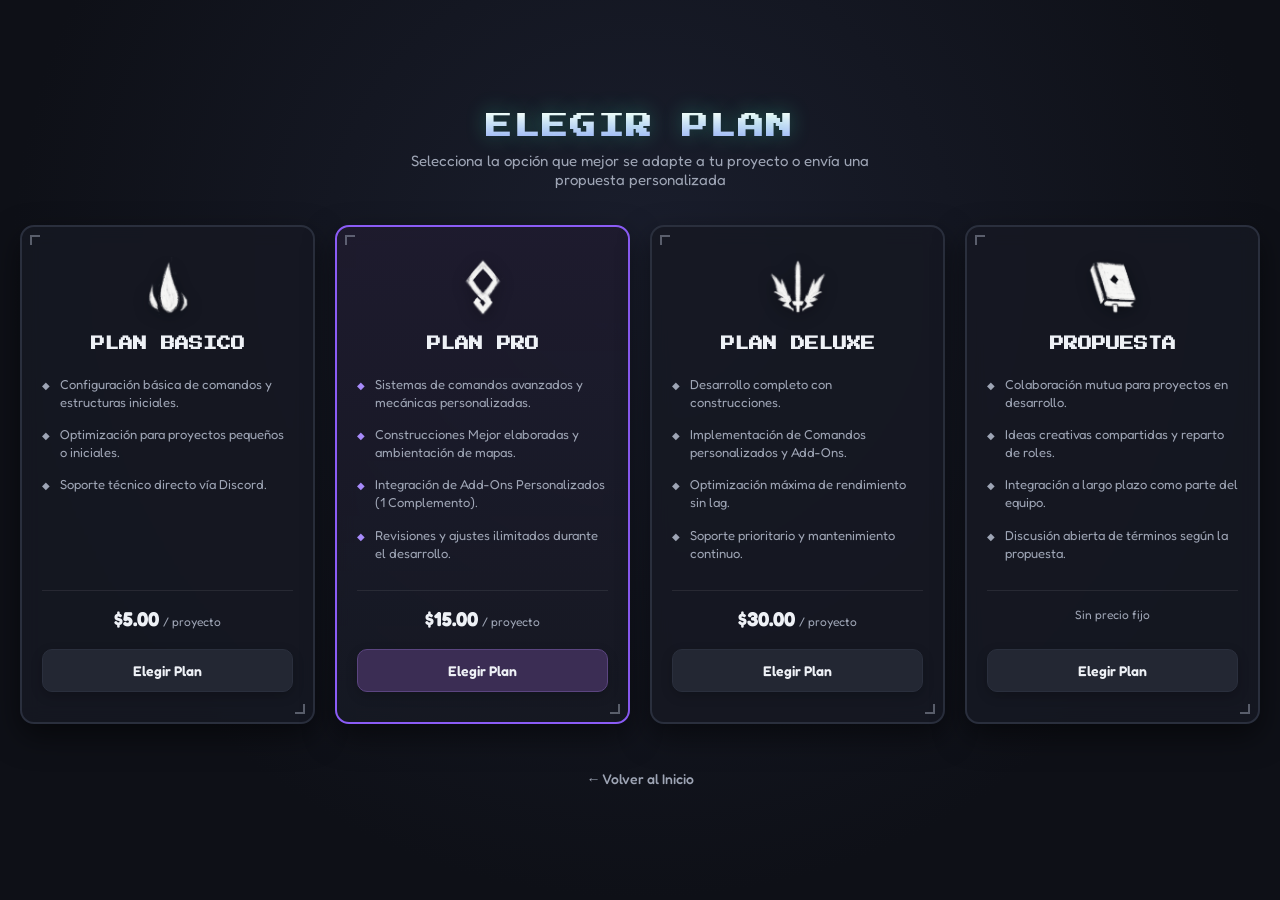
<file: mc/planes.html>
<!DOCTYPE html>
<html lang="es">
<head>
<meta charset="UTF-8">
<meta name="viewport" content="width=device-width, initial-scale=1.0">
<title>Elegir Plan - Minecraft</title>
<link rel="icon" type="image/png" href="../img/logo.png">
<link rel="preconnect" href="https://fonts.googleapis.com">
<link rel="preconnect" href="https://fonts.gstatic.com" crossorigin>
<link href="https://fonts.googleapis.com/css2?family=Fredoka:wght@400;500;600;700&family=Press+Start+2P&display=swap" rel="stylesheet">
<style>
*{
margin:0;
padding:0;
box-sizing:border-box;
}

:root{
--bg:#0e1017;
--card-bg:rgba(22, 25, 35, 0.88);
--card-border:#2a2f3d;
--card-border-active:#8b5cf6;
--text:#eef1f6;
--text-dim:#9ea5b5;
--accent:#37e6b3;
--btn-bg:#232733;
}

body{
background-color:var(--bg);
background-image:radial-gradient(circle at 50% 30%, #1a1e2d 0%, #0e1017 70%);
color:var(--text);
font-family:'Fredoka',sans-serif;
min-height:100vh;
display:flex;
flex-direction:column;
align-items:center;
justify-content:center;
padding:50px 20px;
}

.container{
width:100%;
max-width:1240px;
display:flex;
flex-direction:column;
align-items:center;
gap:36px;
}

.header-title-box{
text-align:center;
position:relative;
display:flex;
flex-direction:column;
align-items:center;
gap:12px;
}

.header-title-box h1{
font-family:'Press Start 2P', cursive;
font-size:26px;
color:var(--text);
text-transform:uppercase;
letter-spacing:2px;
text-shadow:0 0 20px rgba(55,230,179,0.3);
background:linear-gradient(180deg, #ffffff 0%, #a5b4fc 100%);
-webkit-background-clip:text;
-webkit-text-fill-color:transparent;
}

.header-title-box p{
color:var(--text-dim);
font-size:15px;
max-width:500px;
}

.cards-grid{
display:grid;
grid-template-columns:repeat(4, 1fr);
gap:20px;
width:100%;
}

.card{
background:var(--card-bg);
border:2px solid var(--card-border);
border-radius:14px;
padding:30px 20px;
display:flex;
flex-direction:column;
align-items:center;
position:relative;
box-shadow:0 12px 30px rgba(0,0,0,0.5);
backdrop-filter:blur(10px);
transition:transform 0.3s ease, border-color 0.3s ease, box-shadow 0.3s ease;
}

.card::before, .card::after{
content:'';
position:absolute;
width:8px;
height:8px;
border:2px solid var(--text-dim);
opacity:0.5;
}

.card::before{
top:8px;
left:8px;
border-right:none;
border-bottom:none;
}

.card::after{
bottom:8px;
right:8px;
border-left:none;
border-top:none;
}

.card:hover{
transform:translateY(-6px);
border-color:var(--accent);
box-shadow:0 18px 36px rgba(55,230,179,0.15);
}

.card.highlight{
border-color:var(--card-border-active);
background:linear-gradient(180deg, rgba(30, 27, 46, 0.95) 0%, rgba(22, 25, 35, 0.88) 100%);
}

.card.highlight:hover{
border-color:#a78bfa;
box-shadow:0 18px 36px rgba(139,92,246,0.25);
}

.card-icon{
width:60px;
height:60px;
object-fit:contain;
margin-bottom:18px;
filter:drop-shadow(0 4px 8px rgba(0,0,0,0.4));
}

.card-title{
font-family:'Press Start 2P', cursive;
font-size:14px;
color:var(--text);
margin-bottom:20px;
text-transform:uppercase;
text-align:center;
line-height:1.4;
}

.features-list{
list-style:none;
width:100%;
display:flex;
flex-direction:column;
gap:14px;
margin-bottom:28px;
flex-grow:1;
}

.features-list li{
display:flex;
align-items:flex-start;
gap:10px;
font-size:13px;
color:var(--text-dim);
line-height:1.4;
}

.features-list li::before{
content:'◆';
color:var(--text-dim);
font-size:10px;
margin-top:3px;
flex-shrink:0;
}

.card:hover .features-list li::before{
color:var(--accent);
}

.card.highlight .features-list li::before{
color:#a78bfa;
}

.card-footer{
width:100%;
display:flex;
flex-direction:column;
align-items:center;
gap:14px;
margin-top:auto;
padding-top:16px;
border-top:1px solid rgba(255,255,255,0.08);
}

.price-tag{
font-size:20px;
font-weight:700;
color:var(--text);
display:flex;
align-items:baseline;
gap:4px;
min-height:28px;
}

.price-tag span{
font-size:12px;
color:var(--text-dim);
font-weight:400;
}

.select-btn{
width:100%;
padding:12px;
background:var(--btn-bg);
border:1px solid var(--card-border);
border-radius:10px;
color:var(--text);
font-family:'Fredoka',sans-serif;
font-size:14px;
font-weight:600;
cursor:pointer;
text-align:center;
transition:background-color 0.2s ease, border-color 0.2s ease, transform 0.2s ease, color 0.2s ease;
box-shadow:0 4px 12px rgba(0,0,0,0.2);
}

.select-btn:hover{
background:var(--accent);
color:#0c0e13;
border-color:var(--accent);
transform:translateY(-2px);
box-shadow:0 6px 16px rgba(55,230,179,0.3);
}

.card.highlight .select-btn{
background:#3b2d54;
border-color:#5b4580;
}

.card.highlight .select-btn:hover{
background:#8b5cf6;
color:#ffffff;
border-color:#8b5cf6;
box-shadow:0 6px 16px rgba(139,92,246,0.4);
}

.back-btn{
margin-top:10px;
display:inline-flex;
align-items:center;
gap:8px;
color:var(--text-dim);
text-decoration:none;
font-size:14px;
font-weight:500;
transition:color 0.2s ease;
}

.back-btn:hover{
color:var(--text);
}

.modal-overlay{
position:fixed;
top:0;
left:0;
width:100%;
height:100%;
background:rgba(8, 10, 15, 0.85);
backdrop-filter:blur(8px);
display:flex;
align-items:center;
justify-content:center;
z-index:1000;
opacity:0;
pointer-events:none;
transition:opacity 0.3s ease;
padding:20px;
}

.modal-overlay.active{
opacity:1;
pointer-events:all;
}

.modal-card{
background:#161922;
border:2px solid var(--card-border);
border-radius:18px;
width:100%;
max-width:460px;
padding:32px;
display:flex;
flex-direction:column;
gap:20px;
box-shadow:0 20px 50px rgba(0,0,0,0.7);
transform:scale(0.95);
transition:transform 0.3s ease;
position:relative;
}

.modal-overlay.active .modal-card{
transform:scale(1);
}

.modal-header{
display:flex;
justify-content:space-between;
align-items:center;
}

.modal-header h2{
font-size:20px;
font-weight:700;
color:var(--text);
}

.close-btn{
background:none;
border:none;
color:var(--text-dim);
font-size:22px;
cursor:pointer;
transition:color 0.2s ease;
}

.close-btn:hover{
color:var(--text);
}

.plan-info-badge{
background:var(--bg);
border:1px solid var(--card-border);
border-radius:10px;
padding:12px 16px;
display:flex;
justify-content:space-between;
align-items:center;
}

.plan-info-badge .name{
font-weight:600;
color:var(--accent);
}

.plan-info-badge .price{
font-size:14px;
color:var(--text-dim);
}

.modal-form{
display:flex;
flex-direction:column;
gap:14px;
}

.modal-form label{
font-size:13px;
color:var(--text-dim);
font-weight:500;
}

.modal-form input,
.modal-form textarea{
width:100%;
background:var(--bg);
border:1px solid var(--card-border);
border-radius:10px;
padding:12px 14px;
color:var(--text);
font-family:'Fredoka',sans-serif;
font-size:14px;
outline:none;
transition:border-color 0.3s ease;
}

.modal-form input:focus,
.modal-form textarea:focus{
border-color:var(--accent);
}

.modal-form textarea{
resize:vertical;
min-height:100px;
}

.send-btn{
padding:12px;
background:var(--accent);
color:#0c0e13;
font-family:'Fredoka',sans-serif;
font-weight:600;
font-size:14px;
border:none;
border-radius:10px;
cursor:pointer;
transition:transform 0.2s ease, background-color 0.2s ease;
box-shadow:0 6px 16px rgba(55,230,179,0.25);
margin-top:6px;
}

.send-btn:hover{
transform:translateY(-2px);
background:#45f0bd;
}

.send-btn:disabled{
opacity:0.6;
cursor:not-allowed;
transform:none;
}

.error-text{
font-size:13px;
color:#f87171;
display:none;
}

.error-text.active{
display:block;
}

.success-box{
display:flex;
flex-direction:column;
align-items:center;
text-align:center;
gap:16px;
padding:10px 0;
}

.success-icon-wrap{
width:60px;
height:60px;
border-radius:50%;
background:rgba(55,230,179,0.15);
border:2px solid var(--accent);
display:flex;
align-items:center;
justify-content:center;
color:var(--accent);
}

.success-box h3{
font-size:20px;
color:var(--text);
}

.success-box p{
font-size:14px;
color:var(--text-dim);
line-height:1.5;
}

@media (max-width:1100px){
.cards-grid{
grid-template-columns:repeat(2, 1fr);
max-width:700px;
}
}

@media (max-width:640px){
.cards-grid{
grid-template-columns:1fr;
max-width:400px;
}

.header-title-box h1{
font-size:18px;
}

.modal-card{
padding:24px;
}
}
</style>
</head>
<body>

<div class="container">
<div class="header-title-box">
<h1>Elegir Plan</h1>
<p>Selecciona la opción que mejor se adapte a tu proyecto o envía una propuesta personalizada</p>
</div>

<div class="cards-grid">
<div class="card">
<img src="../img/icons/ic6.png" alt="Icono Plan Basico" class="card-icon">
<h2 class="card-title">Plan Basico</h2>
<ul class="features-list">
<li>Configuración básica de comandos y estructuras iniciales.</li>
<li>Optimización para proyectos pequeños o iniciales.</li>
<li>Soporte técnico directo vía Discord.</li>
</ul>
<div class="card-footer">
<div class="price-tag">$5.00 <span>/ proyecto</span></div>
<button class="select-btn" onclick="openRequestModal('Plan Basico', '$5.00 / proyecto')">Elegir Plan</button>
</div>
</div>

<div class="card highlight">
<img src="../img/icons/ic7.png" alt="Icono Plan Pro" class="card-icon">
<h2 class="card-title">Plan Pro</h2>
<ul class="features-list">
<li>Sistemas de comandos avanzados y mecánicas personalizadas.</li>
<li>Construcciones Mejor elaboradas y ambientación de mapas.</li>
<li>Integración de Add-Ons Personalizados (1 Complemento).</li>
<li>Revisiones y ajustes ilimitados durante el desarrollo.</li>
</ul>
<div class="card-footer">
<div class="price-tag">$15.00 <span>/ proyecto</span></div>
<button class="select-btn" onclick="openRequestModal('Plan Pro', '$15.00 / proyecto')">Elegir Plan</button>
</div>
</div>

<div class="card">
<img src="../img/icons/ic8.png" alt="Icono Plan Deluxe" class="card-icon">
<h2 class="card-title">Plan Deluxe</h2>
<ul class="features-list">
<li>Desarrollo completo con construcciones.</li>
<li>Implementación de Comandos personalizados y Add-Ons.</li>
<li>Optimización máxima de rendimiento sin lag.</li>
<li>Soporte prioritario y mantenimiento continuo.</li>
</ul>
<div class="card-footer">
<div class="price-tag">$30.00 <span>/ proyecto</span></div>
<button class="select-btn" onclick="openRequestModal('Plan Deluxe', '$30.00 / proyecto')">Elegir Plan</button>
</div>
</div>

<div class="card">
<img src="../img/icons/ic9.png" alt="Icono Propuesta" class="card-icon">
<h2 class="card-title">Propuesta</h2>
<ul class="features-list">
<li>Colaboración mutua para proyectos en desarrollo.</li>
<li>Ideas creativas compartidas y reparto de roles.</li>
<li>Integración a largo plazo como parte del equipo.</li>
<li>Discusión abierta de términos según la propuesta.</li>
</ul>
<div class="card-footer">
<div class="price-tag"><span>Sin precio fijo</span></div>
<button class="select-btn" onclick="openRequestModal('Propuesta', 'Colaboración')">Elegir Plan</button>
</div>
</div>
</div>

<a href="../" class="back-btn">← Volver al Inicio</a>
</div>

<div class="modal-overlay" id="requestModal">
<div class="modal-card">
<div class="modal-header">
<h2>Realizar Solicitud</h2>
<button class="close-btn" onclick="closeModal('requestModal')">&times;</button>
</div>
<div class="plan-info-badge">
<span class="name" id="modalPlanName">Plan</span>
<span class="price" id="modalPlanPrice">Precio</span>
</div>
<form action="https://formsubmit.co/ajax/caelustry@gmail.com" method="POST" class="modal-form" onsubmit="handleFormSubmit(event)" id="requestForm">
<input type="hidden" name="_subject" id="emailSubject" value="Nueva Solicitud de Plan">
<input type="hidden" name="Plan Seleccionado" id="hiddenPlanName">
<input type="hidden" name="Precio / Tipo" id="hiddenPlanPrice">
<div>
<label for="userEmail">Tu Gmail</label>
<input type="email" id="userEmail" name="email" placeholder="ejemplo@gmail.com" required>
</div>
<div>
<label for="userDescription">Descripción de lo que vas a solicitar</label>
<textarea id="userDescription" name="mensaje" placeholder="Escribe aquí los detalles del proyecto o de tu propuesta..." required></textarea>
</div>
<p class="error-text" id="formError">Hubo un problema al enviar tu solicitud. Intenta de nuevo en unos segundos.</p>
<button type="submit" class="send-btn" id="submitBtn">Enviar Solicitud</button>
</form>
</div>
</div>

<div class="modal-overlay" id="successModal">
<div class="modal-card">
<div class="success-box">
<div class="success-icon-wrap">
<svg viewBox="0 0 24 24" width="32" height="32" fill="none" stroke="currentColor" stroke-width="2.5" stroke-linecap="round" stroke-linejoin="round"><polyline points="20 6 9 17 4 12"></polyline></svg>
</div>
<h3>¡Solicitud Enviada!</h3>
<p>Tu mensaje ha sido enviado correctamente. Ten en cuenta que puedo tardar en responder en un plazo de varios días según la carga de trabajo.</p>
<button class="send-btn" style="width:100%;" onclick="closeModal('successModal')">Entendido</button>
</div>
</div>
</div>

<script>
let currentPlan = '';
let currentPrice = '';

function openRequestModal(planName, planPrice){
currentPlan = planName;
currentPrice = planPrice;

document.getElementById('modalPlanName').innerText = planName;
document.getElementById('modalPlanPrice').innerText = planPrice;
document.getElementById('hiddenPlanName').value = planName;
document.getElementById('hiddenPlanPrice').value = planPrice;
document.getElementById('emailSubject').value = 'Nueva Solicitud: ' + planName + ' - DinzaDV';
document.getElementById('formError').classList.remove('active');

document.getElementById('requestModal').classList.add('active');
}

function closeModal(modalId){
document.getElementById(modalId).classList.remove('active');
}

function handleFormSubmit(event){
event.preventDefault();
const form = event.target;
const formData = new FormData(form);
const submitBtn = document.getElementById('submitBtn');
const errorText = document.getElementById('formError');

errorText.classList.remove('active');
submitBtn.disabled = true;
submitBtn.innerText = 'Enviando...';

fetch(form.action, {
method: 'POST',
body: formData,
headers: {
'Accept': 'application/json'
}
}).then(response => {
if(!response.ok){
throw new Error('Respuesta no valida del servidor: ' + response.status);
}
return response.json();
}).then(data => {
submitBtn.disabled = false;
submitBtn.innerText = 'Enviar Solicitud';
closeModal('requestModal');
form.reset();
document.getElementById('successModal').classList.add('active');
}).catch(error => {
console.error('Error al enviar el formulario:', error);
submitBtn.disabled = false;
submitBtn.innerText = 'Enviar Solicitud';
errorText.classList.add('active');
});
}
</script>

</body>
</html>
</file>
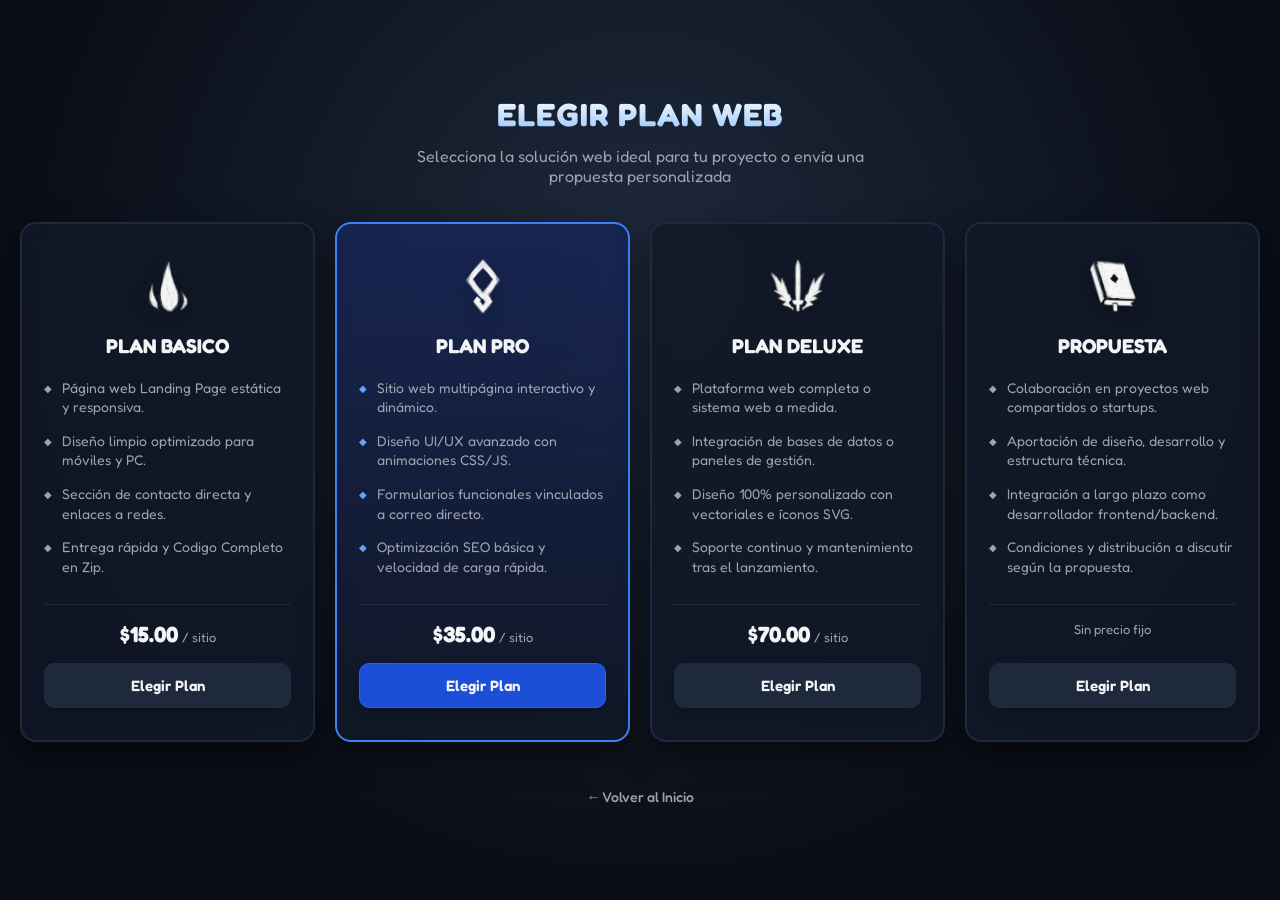
<file: wp/plan.html>
<!DOCTYPE html>
<html lang="es">
<head>
<meta charset="UTF-8">
<meta name="viewport" content="width=device-width, initial-scale=1.0">
<title>Planes Web - Desarrollo Web</title>
<link rel="icon" type="image/png" href="../img/logo.png">
<link rel="preconnect" href="https://fonts.googleapis.com">
<link rel="preconnect" href="https://fonts.gstatic.com" crossorigin>
<link href="https://fonts.googleapis.com/css2?family=Fredoka:wght@400;500;600;700&display=swap" rel="stylesheet">
<style>
*{
margin:0;
padding:0;
box-sizing:border-box;
}

:root{
--bg:#090d16;
--card-bg:rgba(17, 24, 39, 0.85);
--card-border:#1f293d;
--card-border-active:#3b82f6;
--text:#f3f4f6;
--text-dim:#9ca3af;
--accent:#38bdf8;
--btn-bg:#1e293b;
}

body{
background-color:var(--bg);
background-image:radial-gradient(circle at 50% 30%, #1e293b 0%, #090d16 70%);
color:var(--text);
font-family:'Fredoka',sans-serif;
min-height:100vh;
display:flex;
flex-direction:column;
align-items:center;
justify-content:center;
padding:50px 20px;
}

.container{
width:100%;
max-width:1240px;
display:flex;
flex-direction:column;
align-items:center;
gap:36px;
}

.header-title-box{
text-align:center;
display:flex;
flex-direction:column;
align-items:center;
gap:12px;
}

.header-title-box h1{
font-size:32px;
font-weight:700;
color:var(--text);
text-transform:uppercase;
letter-spacing:1px;
background:linear-gradient(180deg, #ffffff 0%, #93c5fd 100%);
-webkit-background-clip:text;
-webkit-text-fill-color:transparent;
}

.header-title-box p{
color:var(--text-dim);
font-size:16px;
max-width:520px;
}

.cards-grid{
display:grid;
grid-template-columns:repeat(4, 1fr);
gap:20px;
width:100%;
}

.card{
background:var(--card-bg);
border:2px solid var(--card-border);
border-radius:16px;
padding:32px 22px;
display:flex;
flex-direction:column;
align-items:center;
position:relative;
box-shadow:0 12px 30px rgba(0,0,0,0.5);
backdrop-filter:blur(10px);
transition:transform 0.3s ease, border-color 0.3s ease, box-shadow 0.3s ease;
}

.card:hover{
transform:translateY(-6px);
border-color:var(--accent);
box-shadow:0 18px 36px rgba(56,189,248,0.15);
}

.card.highlight{
border-color:var(--card-border-active);
background:linear-gradient(180deg, rgba(23, 37, 84, 0.9) 0%, rgba(17, 24, 39, 0.85) 100%);
}

.card.highlight:hover{
border-color:#60a5fa;
box-shadow:0 18px 36px rgba(59,130,246,0.25);
}

.card-icon{
width:60px;
height:60px;
object-fit:contain;
margin-bottom:18px;
filter:drop-shadow(0 4px 8px rgba(0,0,0,0.4));
}

.card-title{
font-size:20px;
font-weight:700;
color:var(--text);
margin-bottom:20px;
text-transform:uppercase;
text-align:center;
}

.features-list{
list-style:none;
width:100%;
display:flex;
flex-direction:column;
gap:14px;
margin-bottom:28px;
flex-grow:1;
}

.features-list li{
display:flex;
align-items:flex-start;
gap:10px;
font-size:14px;
color:var(--text-dim);
line-height:1.4;
}

.features-list li::before{
content:'◆';
color:var(--text-dim);
font-size:10px;
margin-top:3px;
flex-shrink:0;
}

.card:hover .features-list li::before{
color:var(--accent);
}

.card.highlight .features-list li::before{
color:#60a5fa;
}

.card-footer{
width:100%;
display:flex;
flex-direction:column;
align-items:center;
gap:14px;
margin-top:auto;
padding-top:16px;
border-top:1px solid rgba(255,255,255,0.08);
}

.price-tag{
font-size:22px;
font-weight:700;
color:var(--text);
display:flex;
align-items:baseline;
gap:4px;
min-height:28px;
}

.price-tag span{
font-size:13px;
color:var(--text-dim);
font-weight:400;
}

.select-btn{
width:100%;
padding:12px;
background:var(--btn-bg);
border:1px solid var(--card-border);
border-radius:10px;
color:var(--text);
font-family:'Fredoka',sans-serif;
font-size:15px;
font-weight:600;
cursor:pointer;
text-align:center;
transition:background-color 0.2s ease, border-color 0.2s ease, transform 0.2s ease, color 0.2s ease;
box-shadow:0 4px 12px rgba(0,0,0,0.2);
}

.select-btn:hover{
background:var(--accent);
color:#080c14;
border-color:var(--accent);
transform:translateY(-2px);
box-shadow:0 6px 16px rgba(56,189,248,0.3);
}

.card.highlight .select-btn{
background:#1d4ed8;
border-color:#2563eb;
}

.card.highlight .select-btn:hover{
background:#3b82f6;
color:#ffffff;
border-color:#3b82f6;
box-shadow:0 6px 16px rgba(59,130,246,0.4);
}

.back-btn{
margin-top:10px;
display:inline-flex;
align-items:center;
gap:8px;
color:var(--text-dim);
text-decoration:none;
font-size:14px;
font-weight:500;
transition:color 0.2s ease;
}

.back-btn:hover{
color:var(--text);
}

.modal-overlay{
position:fixed;
top:0;
left:0;
width:100%;
height:100%;
background:rgba(5, 8, 15, 0.85);
backdrop-filter:blur(8px);
display:flex;
align-items:center;
justify-content:center;
z-index:1000;
opacity:0;
pointer-events:none;
transition:opacity 0.3s ease;
padding:20px;
}

.modal-overlay.active{
opacity:1;
pointer-events:all;
}

.modal-card{
background:#111827;
border:2px solid var(--card-border);
border-radius:18px;
width:100%;
max-width:460px;
padding:32px;
display:flex;
flex-direction:column;
gap:20px;
box-shadow:0 20px 50px rgba(0,0,0,0.7);
transform:scale(0.95);
transition:transform 0.3s ease;
position:relative;
}

.modal-overlay.active .modal-card{
transform:scale(1);
}

.modal-header{
display:flex;
justify-content:space-between;
align-items:center;
}

.modal-header h2{
font-size:20px;
font-weight:700;
color:var(--text);
}

.close-btn{
background:none;
border:none;
color:var(--text-dim);
font-size:22px;
cursor:pointer;
transition:color 0.2s ease;
}

.close-btn:hover{
color:var(--text);
}

.plan-info-badge{
background:var(--bg);
border:1px solid var(--card-border);
border-radius:10px;
padding:12px 16px;
display:flex;
justify-content:space-between;
align-items:center;
}

.plan-info-badge .name{
font-weight:600;
color:var(--accent);
}

.plan-info-badge .price{
font-size:14px;
color:var(--text-dim);
}

.modal-form{
display:flex;
flex-direction:column;
gap:14px;
}

.modal-form label{
font-size:13px;
color:var(--text-dim);
font-weight:500;
}

.modal-form input,
.modal-form textarea{
width:100%;
background:var(--bg);
border:1px solid var(--card-border);
border-radius:10px;
padding:12px 14px;
color:var(--text);
font-family:'Fredoka',sans-serif;
font-size:14px;
outline:none;
transition:border-color 0.3s ease;
}

.modal-form input:focus,
.modal-form textarea:focus{
border-color:var(--accent);
}

.modal-form textarea{
resize:vertical;
min-height:100px;
}

.send-btn{
padding:12px;
background:var(--accent);
color:#080c14;
font-family:'Fredoka',sans-serif;
font-weight:600;
font-size:14px;
border:none;
border-radius:10px;
cursor:pointer;
transition:transform 0.2s ease, background-color 0.2s ease;
box-shadow:0 6px 16px rgba(56,189,248,0.25);
margin-top:6px;
}

.send-btn:hover{
transform:translateY(-2px);
background:#7dd3fc;
}

.send-btn:disabled{
opacity:0.6;
cursor:not-allowed;
transform:none;
}

.error-text{
font-size:13px;
color:#f87171;
display:none;
}

.error-text.active{
display:block;
}

.success-box{
display:flex;
flex-direction:column;
align-items:center;
text-align:center;
gap:16px;
padding:10px 0;
}

.success-icon-wrap{
width:60px;
height:60px;
border-radius:50%;
background:rgba(56,189,248,0.15);
border:2px solid var(--accent);
display:flex;
align-items:center;
justify-content:center;
color:var(--accent);
}

.success-box h3{
font-size:20px;
color:var(--text);
}

.success-box p{
font-size:14px;
color:var(--text-dim);
line-height:1.5;
}

@media (max-width:1100px){
.cards-grid{
grid-template-columns:repeat(2, 1fr);
max-width:700px;
}
}

@media (max-width:640px){
.cards-grid{
grid-template-columns:1fr;
max-width:400px;
}

.header-title-box h1{
font-size:24px;
}

.modal-card{
padding:24px;
}
}
</style>
</head>
<body>

<div class="container">
<div class="header-title-box">
<h1>Elegir Plan Web</h1>
<p>Selecciona la solución web ideal para tu proyecto o envía una propuesta personalizada</p>
</div>

<div class="cards-grid">
<div class="card">
<img src="../img/icons/ic6.png" alt="Icono Plan Basico" class="card-icon">
<h2 class="card-title">Plan Basico</h2>
<ul class="features-list">
<li>Página web Landing Page estática y responsiva.</li>
<li>Diseño limpio optimizado para móviles y PC.</li>
<li>Sección de contacto directa y enlaces a redes.</li>
<li>Entrega rápida y Codigo Completo en Zip.</li>
</ul>
<div class="card-footer">
<div class="price-tag">$15.00 <span>/ sitio</span></div>
<button class="select-btn" onclick="openRequestModal('Plan Basico Web', '$15.00 / sitio')">Elegir Plan</button>
</div>
</div>

<div class="card highlight">
<img src="../img/icons/ic7.png" alt="Icono Plan Pro" class="card-icon">
<h2 class="card-title">Plan Pro</h2>
<ul class="features-list">
<li>Sitio web multipágina interactivo y dinámico.</li>
<li>Diseño UI/UX avanzado con animaciones CSS/JS.</li>
<li>Formularios funcionales vinculados a correo directo.</li>
<li>Optimización SEO básica y velocidad de carga rápida.</li>
</ul>
<div class="card-footer">
<div class="price-tag">$35.00 <span>/ sitio</span></div>
<button class="select-btn" onclick="openRequestModal('Plan Pro Web', '$35.00 / sitio')">Elegir Plan</button>
</div>
</div>

<div class="card">
<img src="../img/icons/ic8.png" alt="Icono Plan Deluxe" class="card-icon">
<h2 class="card-title">Plan Deluxe</h2>
<ul class="features-list">
<li>Plataforma web completa o sistema web a medida.</li>
<li>Integración de bases de datos o paneles de gestión.</li>
<li>Diseño 100% personalizado con vectoriales e íconos SVG.</li>
<li>Soporte continuo y mantenimiento tras el lanzamiento.</li>
</ul>
<div class="card-footer">
<div class="price-tag">$70.00 <span>/ sitio</span></div>
<button class="select-btn" onclick="openRequestModal('Plan Deluxe Web', '$70.00 / sitio')">Elegir Plan</button>
</div>
</div>

<div class="card">
<img src="../img/icons/ic9.png" alt="Icono Propuesta" class="card-icon">
<h2 class="card-title">Propuesta</h2>
<ul class="features-list">
<li>Colaboración en proyectos web compartidos o startups.</li>
<li>Aportación de diseño, desarrollo y estructura técnica.</li>
<li>Integración a largo plazo como desarrollador frontend/backend.</li>
<li>Condiciones y distribución a discutir según la propuesta.</li>
</ul>
<div class="card-footer">
<div class="price-tag"><span>Sin precio fijo</span></div>
<button class="select-btn" onclick="openRequestModal('Propuesta Web', 'Colaboración')">Elegir Plan</button>
</div>
</div>
</div>

<a href="../" class="back-btn">← Volver al Inicio</a>
</div>

<div class="modal-overlay" id="requestModal">
<div class="modal-card">
<div class="modal-header">
<h2>Realizar Solicitud</h2>
<button class="close-btn" onclick="closeModal('requestModal')">&times;</button>
</div>
<div class="plan-info-badge">
<span class="name" id="modalPlanName">Plan</span>
<span class="price" id="modalPlanPrice">Precio</span>
</div>
<form action="https://formsubmit.co/ajax/caelustry@gmail.com" method="POST" class="modal-form" onsubmit="handleFormSubmit(event)" id="requestForm">
<input type="hidden" name="_subject" id="emailSubject" value="Nueva Solicitud Web">
<input type="hidden" name="Plan Seleccionado" id="hiddenPlanName">
<input type="hidden" name="Precio / Tipo" id="hiddenPlanPrice">
<div>
<label for="userEmail">Tu Gmail</label>
<input type="email" id="userEmail" name="email" placeholder="ejemplo@gmail.com" required>
</div>
<div>
<label for="userDescription">Descripción de lo que vas a solicitar</label>
<textarea id="userDescription" name="mensaje" placeholder="Escribe aquí los detalles de la página web o de tu propuesta..." required></textarea>
</div>
<p class="error-text" id="formError">Hubo un problema al enviar tu solicitud. Intenta de nuevo en unos segundos.</p>
<button type="submit" class="send-btn" id="submitBtn">Enviar Solicitud</button>
</form>
</div>
</div>

<div class="modal-overlay" id="successModal">
<div class="modal-card">
<div class="success-box">
<div class="success-icon-wrap">
<svg viewBox="0 0 24 24" width="32" height="32" fill="none" stroke="currentColor" stroke-width="2.5" stroke-linecap="round" stroke-linejoin="round"><polyline points="20 6 9 17 4 12"></polyline></svg>
</div>
<h3>¡Solicitud Enviada!</h3>
<p>Tu mensaje ha sido enviado correctamente. Ten en cuenta que puedo tardar en responder en un plazo de varios días según la carga de trabajo.</p>
<button class="send-btn" style="width:100%;" onclick="closeModal('successModal')">Entendido</button>
</div>
</div>
</div>

<script>
let currentPlan = '';
let currentPrice = '';

function openRequestModal(planName, planPrice){
currentPlan = planName;
currentPrice = planPrice;

document.getElementById('modalPlanName').innerText = planName;
document.getElementById('modalPlanPrice').innerText = planPrice;
document.getElementById('hiddenPlanName').value = planName;
document.getElementById('hiddenPlanPrice').value = planPrice;
document.getElementById('emailSubject').value = 'Nueva Solicitud Web: ' + planName + ' - DinzaDV';
document.getElementById('formError').classList.remove('active');

document.getElementById('requestModal').classList.add('active');
}

function closeModal(modalId){
document.getElementById(modalId).classList.remove('active');
}

function handleFormSubmit(event){
event.preventDefault();
const form = event.target;
const formData = new FormData(form);
const submitBtn = document.getElementById('submitBtn');
const errorText = document.getElementById('formError');

errorText.classList.remove('active');
submitBtn.disabled = true;
submitBtn.innerText = 'Enviando...';

fetch(form.action, {
method: 'POST',
body: formData,
headers: {
'Accept': 'application/json'
}
}).then(response => {
if(!response.ok){
throw new Error('Respuesta no valida del servidor: ' + response.status);
}
return response.json();
}).then(data => {
submitBtn.disabled = false;
submitBtn.innerText = 'Enviar Solicitud';
closeModal('requestModal');
form.reset();
document.getElementById('successModal').classList.add('active');
}).catch(error => {
console.error('Error al enviar el formulario:', error);
submitBtn.disabled = false;
submitBtn.innerText = 'Enviar Solicitud';
errorText.classList.add('active');
});
}
</script>

</body>
</html>
</file>
